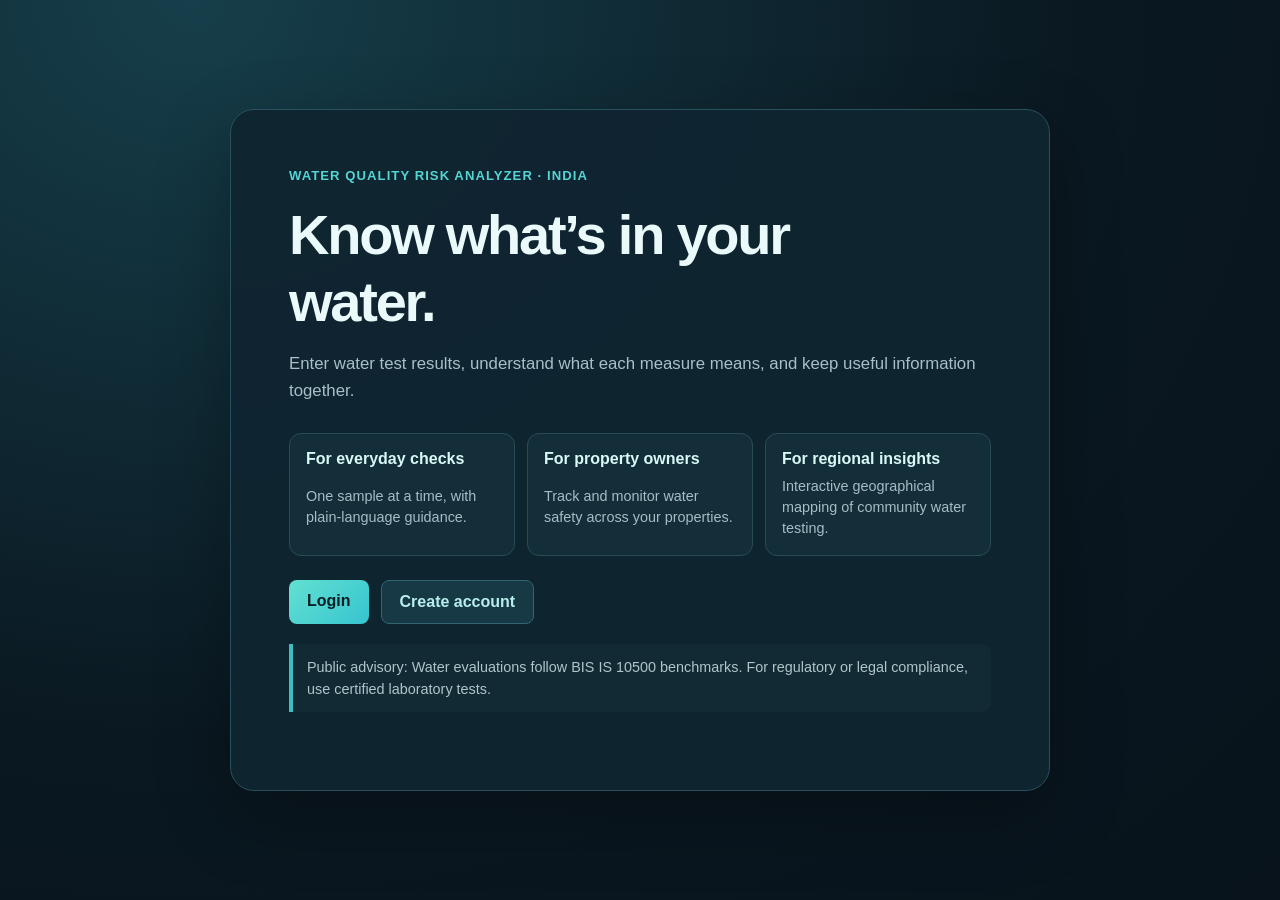
<file: web/index.html>
<!DOCTYPE html>
<html lang="en">
<head>
    <meta charset="UTF-8">
    <meta name="viewport" content="width=device-width, initial-scale=1.0">
    <title>Water Quality Risk Analyzer</title>
    <link rel="stylesheet" href="css/style.css?v=20261012-water-theme-2">
    <script src="js/app-navigation.js"></script>
</head>
<body>
    <main class="landing-page">
        <section class="landing-card">
            <p class="eyebrow">Water Quality Risk Analyzer · India</p>
            <h1>Know what’s in your water.</h1>
            <p class="intro">Enter water test results, understand what each measure means, and keep useful information together.</p>
            <div class="landing-highlights">
                <article><strong>For everyday checks</strong><span>One sample at a time, with plain-language guidance.</span></article>
                <article><strong>For property owners</strong><span>Track and monitor water safety across your properties.</span></article>
                <article><strong>For regional insights</strong><span>Interactive geographical mapping of community water testing.</span></article>
            </div>
            <div class="landing-actions">
                <a class="button" href="login.html">Login</a>
                <a class="button button-secondary" href="register.html">Create account</a>
            </div>
            <p class="disclaimer">Public advisory: Water evaluations follow BIS IS 10500 benchmarks. For regulatory or legal compliance, use certified laboratory tests.</p>
        </section>
    </main>
</body>
</html>
</file>
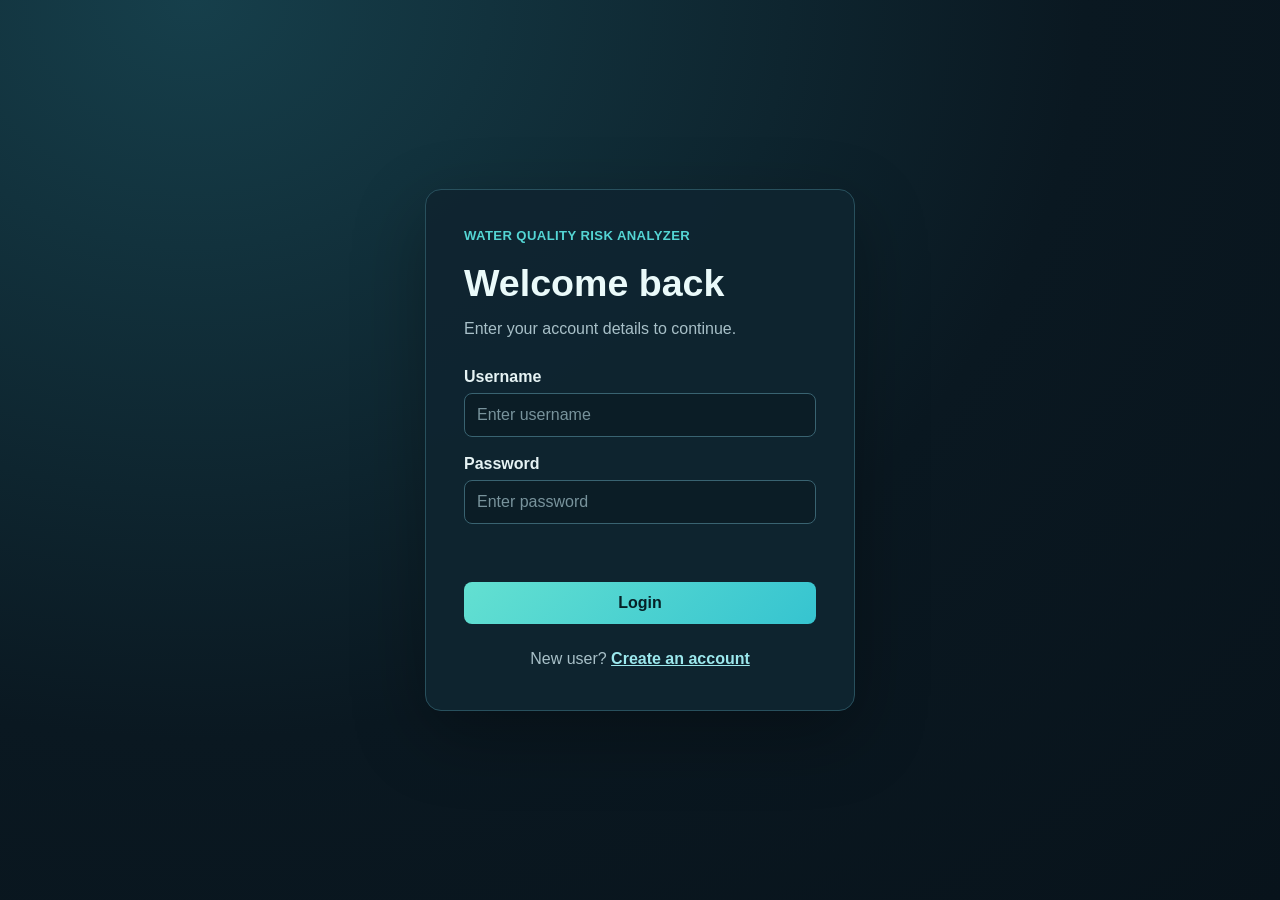
<file: web/login.html>
<!DOCTYPE html>
<html lang="en">
<head>
    <meta charset="UTF-8">
    <meta name="viewport" content="width=device-width, initial-scale=1.0">
    <title>Login | Water Quality Risk Analyzer</title>
    <link rel="stylesheet" href="css/style.css?v=20261012-water-theme-2">
    <script src="js/app-navigation.js"></script>
    <script src="js/validation.js" defer></script>
</head>
<body>
    <main class="page-container">
        <section class="form-card" aria-labelledby="login-title">
            <a class="brand" href="index.html">Water Quality Risk Analyzer</a>
            <h1 id="login-title">Welcome back</h1>
            <p class="form-description">Enter your account details to continue.</p>

            <form id="login-form" action="login" method="post" novalidate>
                <div class="form-group">
                    <label for="login-username">Username</label>
                    <input type="text" id="login-username" name="username" autocomplete="username" placeholder="Enter username">
                </div>
                <div class="form-group">
                    <label for="login-password">Password</label>
                    <input type="password" id="login-password" name="password" autocomplete="current-password" placeholder="Enter password">
                </div>
                <p id="login-message" class="form-message" role="alert" aria-live="polite"></p>
                <button type="submit" class="button">Login</button>
            </form>

            <p class="switch-page">New user? <a href="register.html">Create an account</a></p>
        </section>
    </main>
</body>
</html>
</file>
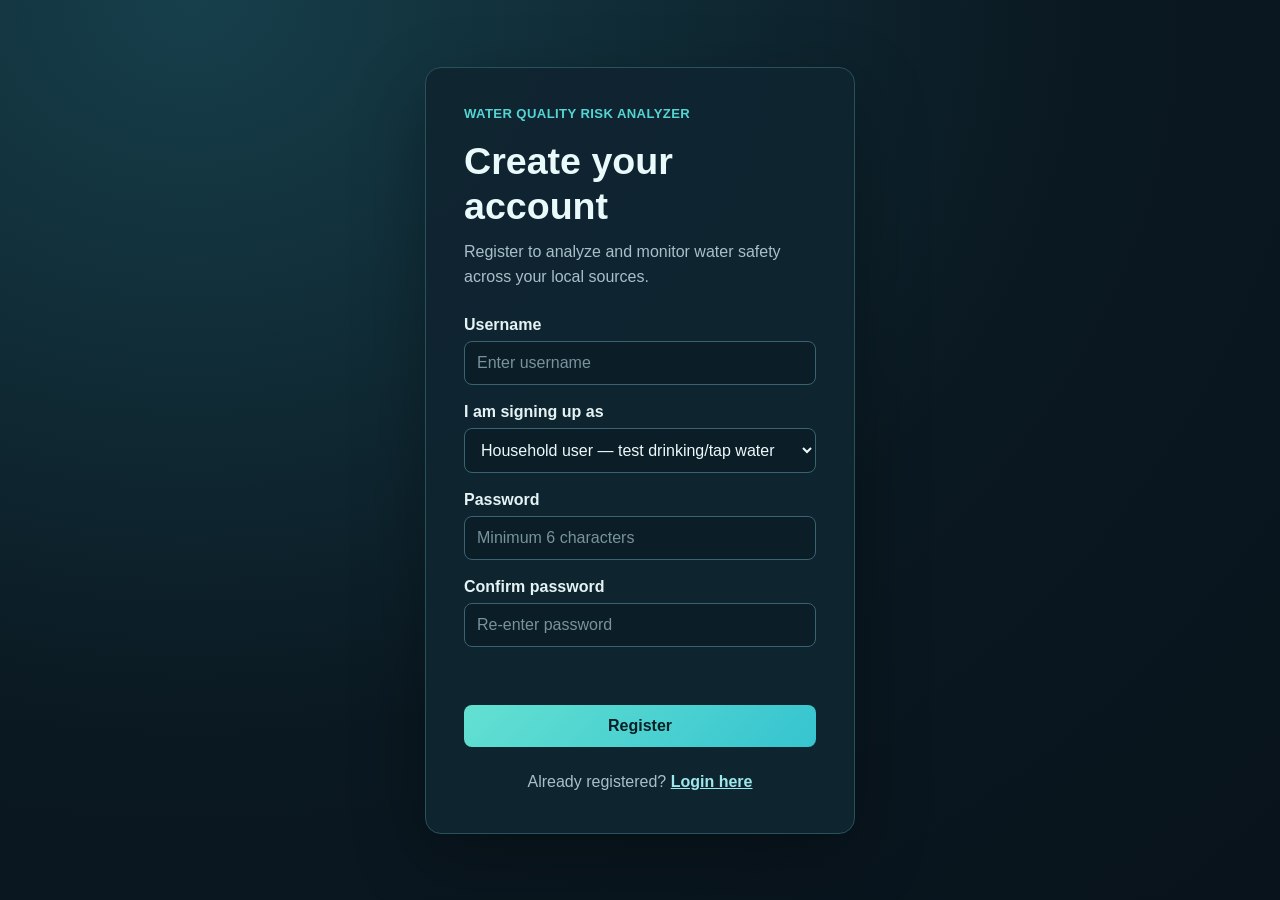
<file: web/register.html>
<!DOCTYPE html>
<html lang="en">
<head>
    <meta charset="UTF-8">
    <meta name="viewport" content="width=device-width, initial-scale=1.0">
    <title>Register | Water Quality Risk Analyzer</title>
    <link rel="stylesheet" href="css/style.css?v=20261012-water-theme-2">
    <script src="js/app-navigation.js"></script>
    <script src="js/validation.js" defer></script>
</head>
<body>
    <main class="page-container">
        <section class="form-card" aria-labelledby="register-title">
            <a class="brand" href="index.html">Water Quality Risk Analyzer</a>
            <h1 id="register-title">Create your account</h1>
            <p class="form-description">Register to analyze and monitor water safety across your local sources.</p>

            <form id="register-form" action="register" method="post" novalidate>
                <div class="form-group">
                    <label for="register-username">Username</label>
                    <input type="text" id="register-username" name="username" autocomplete="username" placeholder="Enter username">
                </div>
                <div class="form-group">
                    <label for="user-type">I am signing up as</label>
                    <select id="user-type" name="userType" required>
                        <option value="casual">Household user — test drinking/tap water</option>
                        <option value="property-owner">Property owner — monitor residential/commercial water</option>
                    </select>
                </div>
                <div class="form-group">
                    <label for="register-password">Password</label>
                    <input type="password" id="register-password" name="password" autocomplete="new-password" placeholder="Minimum 6 characters">
                </div>
                <div class="form-group">
                    <label for="confirm-password">Confirm password</label>
                    <input type="password" id="confirm-password" name="confirmPassword" autocomplete="new-password" placeholder="Re-enter password">
                </div>
                <p id="register-message" class="form-message" role="alert" aria-live="polite"></p>
                <button type="submit" class="button">Register</button>
            </form>

            <p class="switch-page">Already registered? <a href="login.html">Login here</a></p>
        </section>
    </main>
</body>
</html>
</file>
<file: web/css/style.css>
:root {
    --deep-water: #075985;
    --water-blue: #0284c7;
    --light-water: #e0f2fe;
    --ink: #17324d;
    --muted: #5f7386;
    --surface: #ffffff;
    --error: #b42318;
    --success: #087443;
}

* {
    box-sizing: border-box;
}

body {
    margin: 0;
    min-height: 100vh;
    color: var(--ink);
    background: linear-gradient(135deg, #e0f2fe 0%, #f0f9ff 55%, #dbeafe 100%);
    font-family: Arial, Helvetica, sans-serif;
}

.page-container,
.landing-page {
    display: grid;
    min-height: 100vh;
    place-items: center;
    padding: 24px;
}

.form-card,
.landing-card {
    width: min(100%, 430px);
    padding: 38px;
    background: var(--surface);
    border: 1px solid #bae6fd;
    border-radius: 16px;
    box-shadow: 0 18px 45px rgba(7, 89, 133, 0.16);
}

.landing-card {
    width: min(100%, 640px);
}

.brand,
.eyebrow {
    display: block;
    margin: 0 0 18px;
    color: var(--water-blue);
    font-size: 0.82rem;
    font-weight: 700;
    letter-spacing: 0.08em;
    text-decoration: none;
    text-transform: uppercase;
}

h1 {
    margin: 0;
    color: var(--deep-water);
    font-size: clamp(1.75rem, 4vw, 2.35rem);
    line-height: 1.2;
}

.form-description,
.intro,
.switch-page {
    color: var(--muted);
    line-height: 1.6;
}

.form-description {
    margin: 10px 0 26px;
}

.intro {
    margin: 16px 0 28px;
    font-size: 1.05rem;
}

.form-group {
    margin-bottom: 18px;
}

label {
    display: block;
    margin-bottom: 7px;
    font-weight: 700;
}

input {
    width: 100%;
    padding: 12px;
    color: var(--ink);
    border: 1px solid #9ccfe8;
    border-radius: 8px;
    font: inherit;
}

input:focus {
    outline: 3px solid #bae6fd;
    border-color: var(--water-blue);
}

.button {
    display: inline-block;
    width: 100%;
    padding: 12px 18px;
    color: #ffffff;
    background: var(--water-blue);
    border: 0;
    border-radius: 8px;
    cursor: pointer;
    font: inherit;
    font-weight: 700;
    text-align: center;
    text-decoration: none;
}

.button:hover,
.button:focus {
    background: var(--deep-water);
}

.landing-actions {
    display: flex;
    gap: 12px;
}

.landing-actions .button {
    width: auto;
}

.button-secondary {
    color: var(--deep-water);
    background: var(--light-water);
}

.button-secondary:hover,
.button-secondary:focus {
    color: #ffffff;
}

.form-message {
    min-height: 24px;
    margin: 0 0 16px;
    font-size: 0.92rem;
    font-weight: 700;
}

.form-message.error {
    color: var(--error);
}

.form-message.success {
    color: var(--success);
}

.switch-page {
    margin: 22px 0 0;
    text-align: center;
}

.switch-page a {
    color: var(--deep-water);
    font-weight: 700;
}

@media (max-width: 480px) {
    .form-card,
    .landing-card {
        padding: 28px 22px;
    }

    .landing-actions {
        flex-direction: column;
    }

    .landing-actions .button {
        width: 100%;
    }
}

.dashboard-card {
    width: min(100%, 1040px);
    padding: 36px;
    background: var(--surface);
    border: 1px solid #bae6fd;
    border-radius: 16px;
    box-shadow: 0 18px 45px rgba(7, 89, 133, 0.16);
}

.dashboard-header {
    display: flex;
    align-items: center;
    justify-content: space-between;
    gap: 16px;
    margin-bottom: 24px;
}

.dashboard-header form {
    margin: 0;
}

.dashboard-header .brand {
    margin: 0;
}

.logout-button {
    width: auto;
}

.analysis-grid {
    display: grid;
    grid-template-columns: repeat(2, minmax(0, 1fr));

    column-gap: 20px;
}

fieldset {
    margin: 0 0 22px;
    padding: 20px;
    border: 1px solid #cce5f2;
    border-radius: 10px;
}

legend {
    padding: 0 8px;
    color: var(--deep-water);
    font-weight: 700;
}

select {
    width: 100%;
    padding: 12px;
    color: var(--ink);
    background: #ffffff;
    border: 1px solid #9ccfe8;
    border-radius: 8px;
    font: inherit;

}

select:focus {
    outline: 3px solid #bae6fd;
    border-color: var(--water-blue);
}

.scenario-panel {
    margin: 18px 0 24px;
    padding: 18px;
    background: #f0f9ff;
    border-radius: 10px;
}

.scenario-panel h2,
.result-card h2 {
    margin: 0 0 14px;
    color: var(--deep-water);
    font-size: 1.15rem;
}

.scenario-buttons {
    display: flex;
    flex-wrap: wrap;
    gap: 10px;
}

.scenario-button {
    padding: 9px 12px;
    color: var(--deep-water);
    background: #ffffff;
    border: 1px solid #7fc8e8;
    border-radius: 7px;
    cursor: pointer;
    font: inherit;
    font-weight: 700;
}

.scenario-button:hover,
.scenario-button:focus {

    background: var(--light-water);
}

.helper-text {
    min-height: 1em;
    margin: 12px 0 0;
    color: var(--muted);
    font-size: 0.9rem;
}

.analyze-button {
    width: auto;
    min-width: 210px;
    margin: 8px 0;
}

.disclaimer {

    margin: 20px 0;
    padding: 12px 14px;
    color: #465b6e;
    background: #f4f8fb;
    border-left: 4px solid #67b7d6;
    font-size: 0.9rem;
    line-height: 1.55;
}

.score-card {
    margin: 18px 0 30px;
    padding: 22px;
    text-align: center;
    border-radius: 12px;
}

.score-card.safe { background: #e8f7ee; color: #14532d; }
.score-card.moderate { background: #fff7dd; color: #854d0e; }
.score-card.high { background: #fff0e5; color: #9a3412; }
.score-card.critical { background: #feecec; color: #991b1b; }

.score-label,
.risk-level {
    margin: 0;
    font-weight: 700;
}

.score-value {
    margin: 6px 0;
    font-size: 3rem;
    font-weight: 700;
}

.score-value span {
    font-size: 1rem;
}

.table-wrap {
    overflow-x: auto;
}

.results-table {
    width: 100%;
    border-collapse: collapse;
    text-align: left;
}

.results-table th,
.results-table td {
    padding: 12px;
    border-bottom: 1px solid #d9e7ef;
    vertical-align: top;
}

.status-pill {
    display: inline-block;
    padding: 4px 9px;
    border-radius: 999px;
    font-size: 0.82rem;
    font-weight: 700;
}

.status-pill.safe { color: #14532d; background: #dcfce7; }
.status-pill.moderate { color: #854d0e; background: #fef3c7; }
.status-pill.high { color: #9a3412; background: #ffedd5; }
.status-pill.critical { color: #991b1b; background: #fee2e2; }
.status-pill.information { color: #1e3a8a; background: #dbeafe; }

@media (max-width: 640px) {

    .dashboard-card {
        padding: 25px 18px;
    }

    .analysis-grid {
        grid-template-columns: 1fr;
    }

    fieldset {
        padding: 15px;
    }

    .results-table th,
    .results-table td {
        padding: 9px 7px;
    }

    .dashboard-header {
        align-items: flex-start;
    }

    .result-card .analyze-button {
        width: 100%;
    }
}
body { background: #f3f8fa; }
.dashboard-card { width: min(100%, 1180px); border: 0; border-radius: 22px; box-shadow: 0 16px 48px rgba(17, 65, 84, .09); }
.dashboard-header { padding-bottom: 18px; border-bottom: 1px solid #e5eef2; }
.brand { color: #087e8b; letter-spacing: .03em; }
.dashboard-nav { display: flex; gap: 8px; margin: 22px 0; overflow-x: auto; }
.dashboard-nav a { padding: 10px 14px; color: #526b78; border-radius: 9px; font-weight: 700; text-decoration: none; white-space: nowrap; }
.dashboard-nav a:hover, .dashboard-nav .nav-current { color: #075985; background: #e7f6f5; }
.welcome-banner { display: flex; align-items: center; justify-content: space-between; gap: 18px; padding: 28px; background: linear-gradient(115deg,#e0f5f2,#eef8fc 70%,#f4f9ff); border-radius: 16px; }
.welcome-banner h1 { font-size: clamp(1.7rem,4vw,2.5rem); }
.welcome-banner .eyebrow { margin-bottom: 8px; }
.welcome-banner .form-description { margin: 8px 0 0; }
.role-badge { padding: 9px 14px; color: #075985; background: #fff; border: 1px solid #cde6ea; border-radius: 999px; font-size: .9rem; font-weight: 700; white-space: nowrap; }
.dashboard-summary { display: grid; grid-template-columns: repeat(3,minmax(0,1fr)); gap: 14px; margin: 20px 0; }
.dashboard-summary article { display: flex; gap: 12px; padding: 18px; background: #fbfdfe; border: 1px solid #e1edf1; border-radius: 13px; }
.summary-icon { display: grid; width: 38px; height: 38px; flex: 0 0 38px; place-items: center; color: #087e8b; background: #e3f4f1; border-radius: 11px; font-size: .8rem; font-weight: 800; }
.dashboard-summary strong { color: #17324d; }
.dashboard-summary p { margin: 6px 0 0; color: #647985; font-size: .9rem; line-height: 1.45; }
.map-preview { display: grid; grid-template-columns: 1fr auto; gap: 16px; margin: 22px 0 28px; padding: 22px; background: #f8fbfc; border: 1px solid #dce9ed; border-radius: 15px; }
.map-preview h2 { margin: 0 0 8px; color: #075985; }
.map-preview p { max-width: 650px; margin: 0; color: #5f7386; line-height: 1.55; }
.map-preview .eyebrow { margin: 0 0 8px; color: #087e8b; font-size: .76rem; }
.map-legend { display: grid; align-content: center; gap: 9px; color: #526b78; font-size: .88rem; }
.map-legend span { display: flex; align-items: center; gap: 8px; white-space: nowrap; }
.legend-dot { width: 11px; height: 11px; border-radius: 50%; }
.safe-dot { background: #32a879; } .moderate-dot { background: #e3aa39; } .critical-dot { background: #d75b57; }
.map-preview .map-note { grid-column: 1/-1; padding-top: 12px; border-top: 1px solid #e1eaed; font-size: .83rem; }
.section-heading { margin: 28px 0 4px; color: #075985; font-size: 1.4rem; }
.scenario-panel { background: #f3f9fb; border: 1px solid #e1edf1; }
fieldset { border-color: #dce9ed; }
.button { background: #087e8b; }
.button:hover,.button:focus { background: #075985; }
@media(max-width:760px) { .dashboard-summary { grid-template-columns: 1fr; } .map-preview { grid-template-columns: 1fr; } .map-legend { display:flex; flex-wrap:wrap; } }
@media(max-width:520px) { .welcome-banner { align-items:flex-start; flex-direction:column; padding:20px; } .dashboard-nav { margin:16px -4px; } }
.landing-card { width:min(100%,820px); padding:clamp(28px,6vw,58px); border:0; border-radius:24px; box-shadow:0 24px 70px rgba(7,89,133,.13); }
.landing-card h1 { max-width:620px; font-size:clamp(2.2rem,6vw,3.5rem); letter-spacing:-.04em; }
.landing-highlights { display:grid; grid-template-columns:repeat(3,minmax(0,1fr)); gap:12px; margin:24px 0; }
.landing-highlights article { display:grid; gap:8px; padding:16px; background:#f4fafb; border:1px solid #e1edf1; border-radius:12px; }
.landing-highlights strong { color:#075985; }
.landing-highlights span { color:#647985; font-size:.9rem; line-height:1.45; }
.landing-card .disclaimer { border-radius:0 9px 9px 0; }
.role-guidance { margin:16px 0; padding:17px 20px; color:#315b68; background:#f4faf9; border-left:4px solid #25a18e; border-radius:8px; }
.role-guidance p { margin:6px 0 0; color:#5f7386; line-height:1.5; }
@media(max-width:680px) { .landing-highlights { grid-template-columns:1fr; } }
:root {
    --deep-water: #9ce8ed;
    --water-blue: #31c6ca;
    --light-water: #193c49;
    --ink: #e6f3f4;
    --muted: #a5bdc5;
    --surface: #102631;
}
body { color: var(--ink); background: radial-gradient(ellipse at 15% 0%, #163f4b 0%, #0a1821 58%, #08131b 100%); }
.page-container,.landing-page { background: transparent; }
.dashboard-card,.form-card,.landing-card { color:var(--ink); background:rgba(15,37,48,.97); border:1px solid #28505d; box-shadow:0 24px 72px rgba(0,0,0,.3); }
h1,h2,h3 { color:#eafafa; }
.brand,.eyebrow { color:#54d5d4; }
.form-description,.intro,.switch-page,.dashboard-summary p { color:#a8c0c8; }
input,select { color:#edf9fa; background:#0b1d26; border-color:#396371; }
input::placeholder { color:#78939c; }
input:focus,select:focus { outline:3px solid rgba(49,198,202,.2); border-color:#45d1d2; }
.button { color:#062026; background:linear-gradient(135deg,#63e0d1,#36c4d0); }
.button:hover,.button:focus { color:#041a1f; background:#8bf0df; }
.button-secondary { color:#b8eeee; background:#173946; border:1px solid #326473; }
.button-secondary:hover,.button-secondary:focus { color:#041a1f; }
.dashboard-header { border-bottom-color:#254651; }
.dashboard-nav a { color:#a9c3cb; }
.dashboard-nav a:hover,.dashboard-nav .nav-current { color:#dffafa; background:#16414b; }
.welcome-banner { background:linear-gradient(115deg,#153b45,#15313e 70%,#192a41); border:1px solid #2a525c; }
.role-badge { color:#c7ffff; background:#153744; border-color:#34616b; }
.dashboard-summary article,.landing-highlights article { background:#132e39; border-color:#294b57; }
.dashboard-summary strong,.landing-highlights strong { color:#daf8f5; }
.summary-icon { color:#71e3d2; background:#1b4a50; }
.map-preview,.scenario-panel { background:#102a35; border-color:#294c58; }
.map-preview h2,.section-heading { color:#c7f3f2; }
.map-preview p,.landing-highlights span { color:#a5bdc5; }
.role-guidance { color:#dcf8f4; background:#12343d; border-left-color:#42d5bd; }
.role-guidance p { color:#aac3ca; }
fieldset { border-color:#31515c; }
legend { color:#bdeeed; }
.disclaimer,.map-disclaimer { color:#b0c5ca; background:#122a34; border-left-color:#40bdc1; }
.scenario-button { color:#d6f5f3; background:#15333e; border-color:#3b7680; }
.scenario-button:hover,.scenario-button:focus { background:#1b4c57; }
.results-table th,.results-table td { border-bottom-color:#294550; }
.score-card.safe { color:#bff7d7; background:#164536; }
.score-card.moderate { color:#ffe2a3; background:#493b20; }
.score-card.high { color:#ffd0a8; background:#503021; }
.score-card.critical { color:#ffc2ce; background:#4e2633; }
.form-message.error { color:#ff9daa; }
.form-message.success { color:#82e8b5; }
.map-page-card { width:min(100%,1280px); }
.map-intro { display:flex; align-items:center; justify-content:space-between; gap:18px; margin:22px 0; }
.map-intro h1 { font-size:clamp(1.8rem,4vw,2.7rem); }
.map-intro .form-description { margin-bottom:0; }
.map-toolbar { display:flex; flex-wrap:wrap; gap:12px; margin-bottom:16px; padding:14px; background:#102a35; border:1px solid #294c58; border-radius:12px; }
.map-toolbar label { min-width:170px; flex:1; margin:0; color:#bcd2d8; font-size:.88rem; }
.map-toolbar select { display:block; margin-top:6px; }
.map-layout { display:grid; grid-template-columns:minmax(0,1fr) 245px; gap:16px; }
#india-water-map { min-height:530px; overflow:hidden; background:#142b35; border:1px solid #31515c; border-radius:15px; }
.map-sidebar { display:flex; flex-direction:column; gap:16px; padding:20px; background:#102a35; border:1px solid #294c58; border-radius:15px; }
.map-count { display:flex; align-items:baseline; gap:9px; color:#83e4d5; }
.map-count span { font-size:2.5rem; font-weight:800; }
.map-count small,.map-message { color:#a9c0c7; }
.map-message { margin:0; line-height:1.5; }
.map-legend { display:grid; gap:11px; color:#d3e4e7; font-size:.9rem; }
.map-legend span { display:flex; align-items:center; gap:9px; }
.high-dot { background:#ff8b5e; }
.map-disclaimer { margin:0; padding:12px; border-radius:0 8px 8px 0; font-size:.85rem; line-height:1.5; }
.map-sidebar .analyze-button { width:100%; min-width:0; margin-top:auto; }
.map-back { width:auto; }
.leaflet-container { font-family:Arial,Helvetica,sans-serif; }
.leaflet-popup-content-wrapper,.leaflet-popup-tip { color:#e6f3f4; background:#102631; }
.leaflet-popup-content { line-height:1.65; }
.leaflet-control-zoom a { color:#173b45; }
@media(max-width:850px) { .map-layout { grid-template-columns:1fr; } #india-water-map { min-height:430px; } .map-sidebar { display:grid; grid-template-columns:1fr 1fr; } .map-count,.map-sidebar .analyze-button { grid-column:1/-1; } }
@media(max-width:560px) { .map-intro { align-items:flex-start; flex-direction:column; } .map-toolbar label { min-width:100%; } .map-sidebar { display:flex; } #india-water-map { min-height:380px; } }

.share-map-option { display:flex; align-items:center; gap:10px; margin:10px 0 2px; color:#c5dde1; font-size:.92rem; font-weight:600; }
.share-map-option input { width:18px; height:18px; flex:0 0 18px; margin:0; padding:0; accent-color:#39cec4; }
.map-open-button { width:auto; margin-top:14px; }
.location-panel {
    margin: 18px 0 14px;
    padding: 18px;
    background: #102a35;
    border: 1px solid #294c58;
    border-radius: 12px;
}
.location-heading {
    display: flex;
    align-items: center;
    justify-content: space-between;
    gap: 16px;
}
.location-heading strong { color: #dffafa; }
.location-heading p { margin: 6px 0 0; color: #a5bdc5; line-height: 1.5; }
.location-button { width: auto; flex: 0 0 auto; }
.location-grid { margin-top: 14px; }
.location-panel .form-group { margin-bottom: 0; }
.location-panel .helper-text { margin-bottom: 0; }
#india-water-map { height: min(68vh, 680px); min-height: 430px; }
@media(max-width:680px) {
    .location-heading { align-items: flex-start; flex-direction: column; }
    .location-button { width: 100%; }
    #india-water-map { height: 58vh; min-height: 380px; }
}
.pin-lookup-grid {
    display: grid;
    grid-template-columns: minmax(240px, 1.25fr) minmax(200px, 1fr);
    gap: 14px;
    align-items: end;
    margin: 14px 0 10px;
}
.pin-input-action-wrap {
    display: flex;
    gap: 8px;
    align-items: stretch;
}
.pin-input-action-wrap input {
    flex: 1;
    min-width: 0;
    font-size: 1rem;
    font-weight: 600;
    letter-spacing: 0.05em;
}
.pin-input-action-wrap button {
    flex: 0 0 auto;
    white-space: nowrap;
    padding: 10px 18px;
}
.pin-lookup-row { display: grid; grid-template-columns: auto minmax(180px, 1fr); gap: 8px 14px; align-items: end; margin-top: 1rem; }
.pin-lookup-row label { grid-column: 2; grid-row: 1; margin-bottom: -6px; }
.pin-lookup-row button { grid-column: 1; grid-row: 2; }
.pin-lookup-row select { grid-column: 2; grid-row: 2; }
.sample-location-map { height: 350px; width: 100%; border: 1px solid rgba(134, 204, 224, .35); border-radius: 14px; overflow: hidden; margin: .75rem 0; background: #102a38; }
@media (max-width: 680px) {
    .pin-lookup-grid { grid-template-columns: 1fr; }
    .pin-input-action-wrap button { width: auto; }
    .pin-lookup-row { grid-template-columns: 1fr; }
    .pin-lookup-row label, .pin-lookup-row button, .pin-lookup-row select { grid-column: 1; grid-row: auto; }
    .sample-location-map { height: 280px; }
}
</file>
